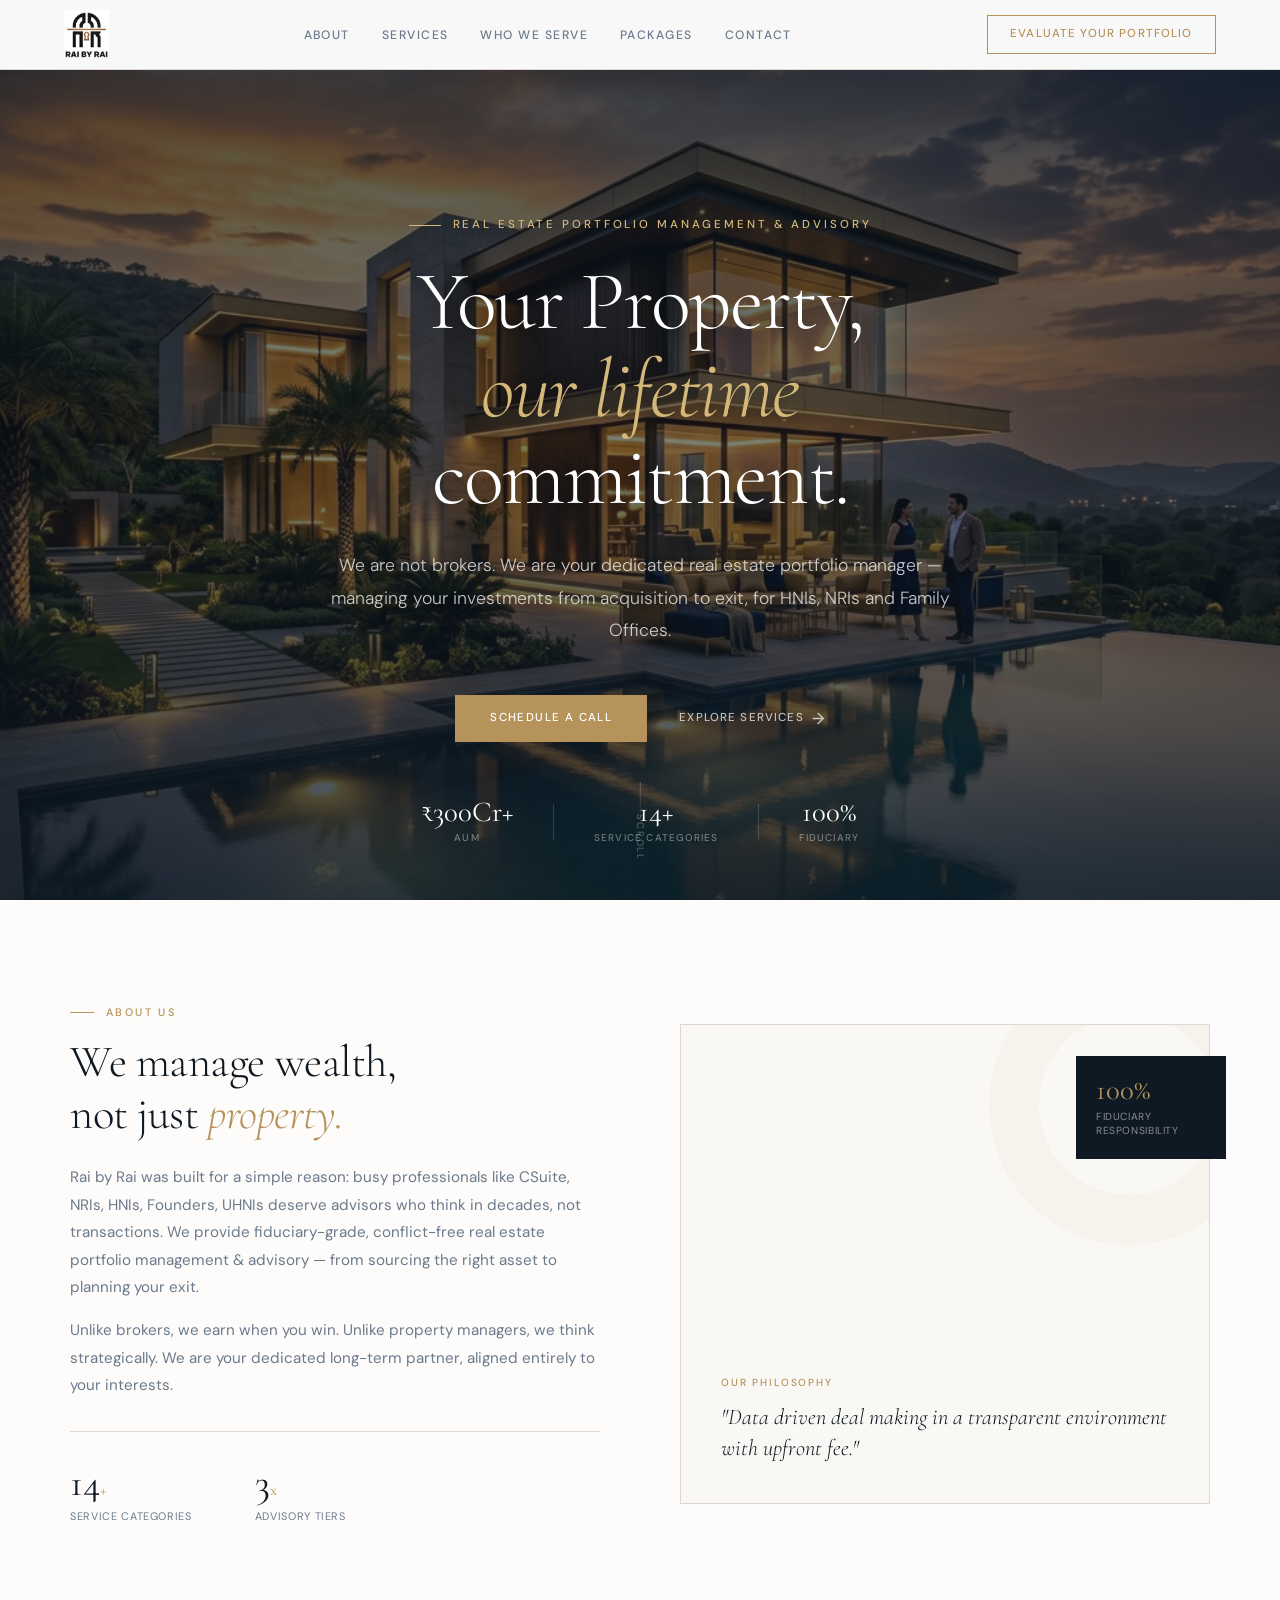
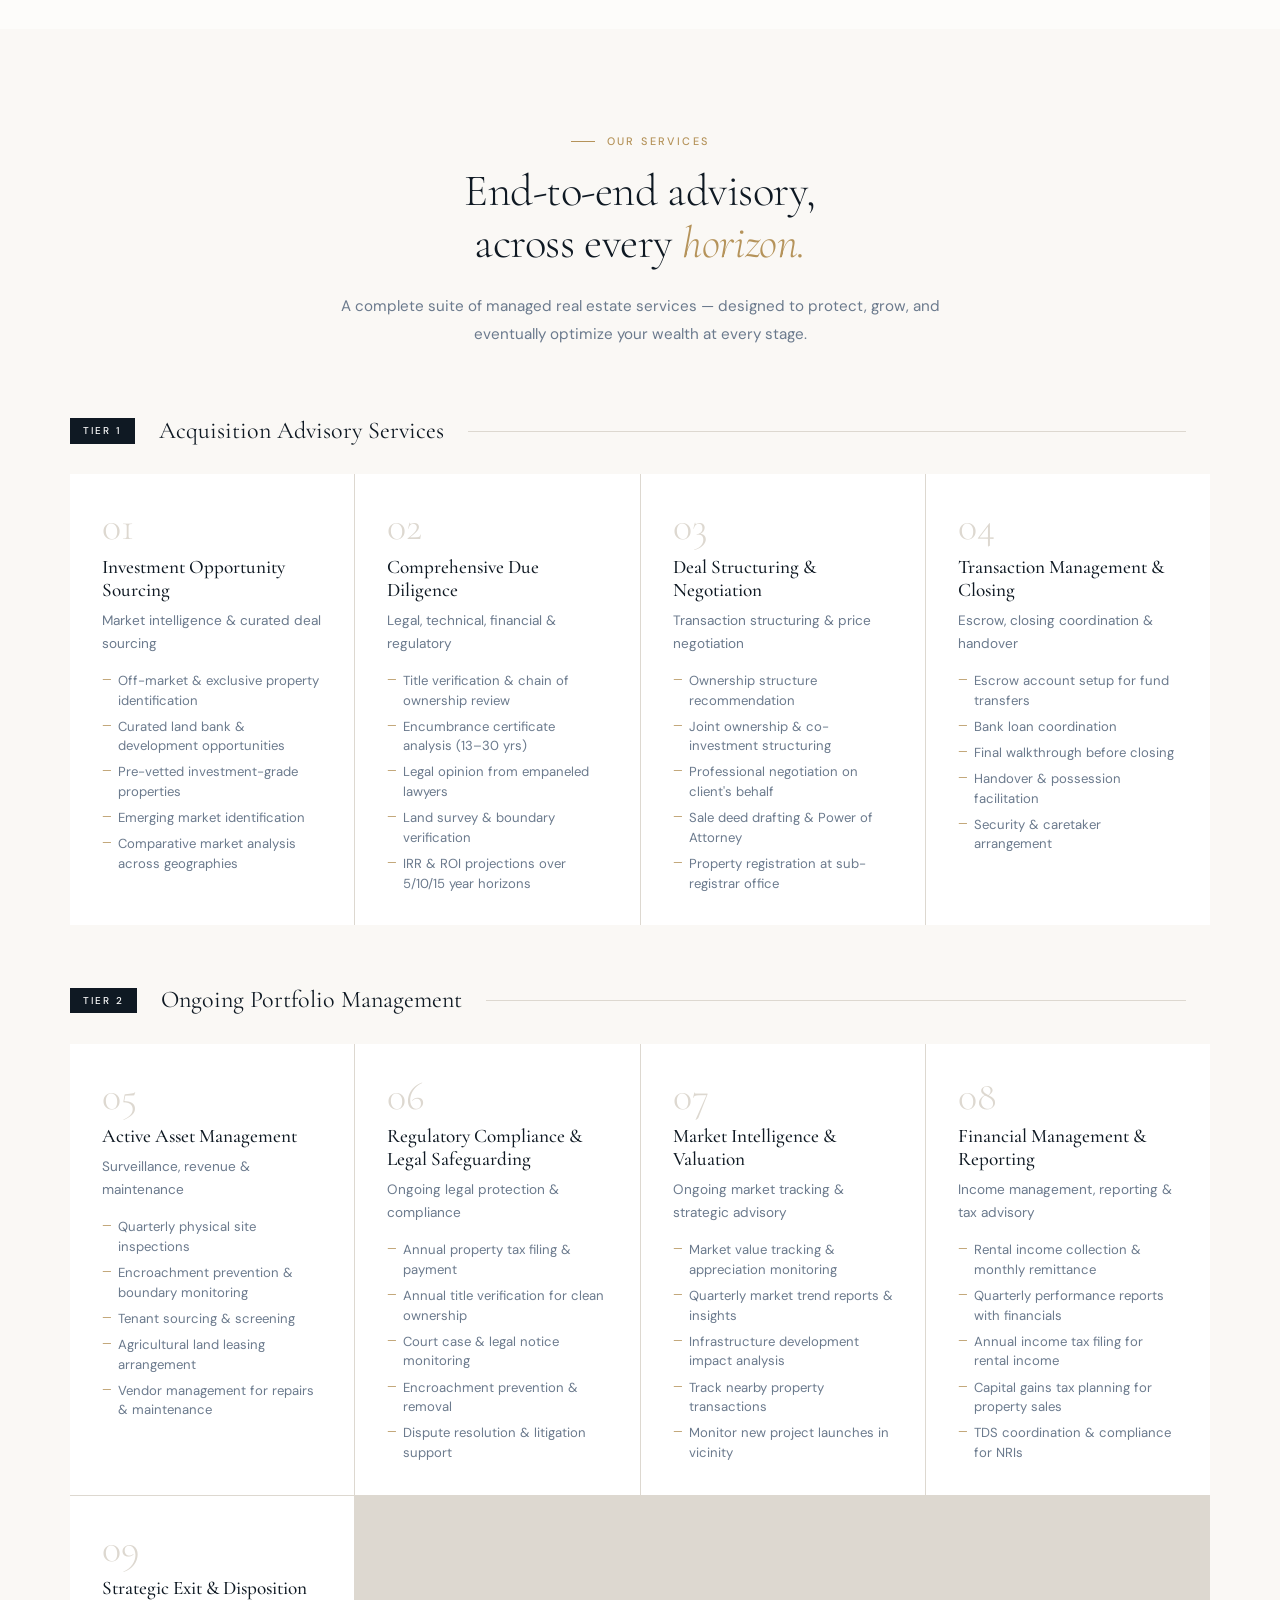
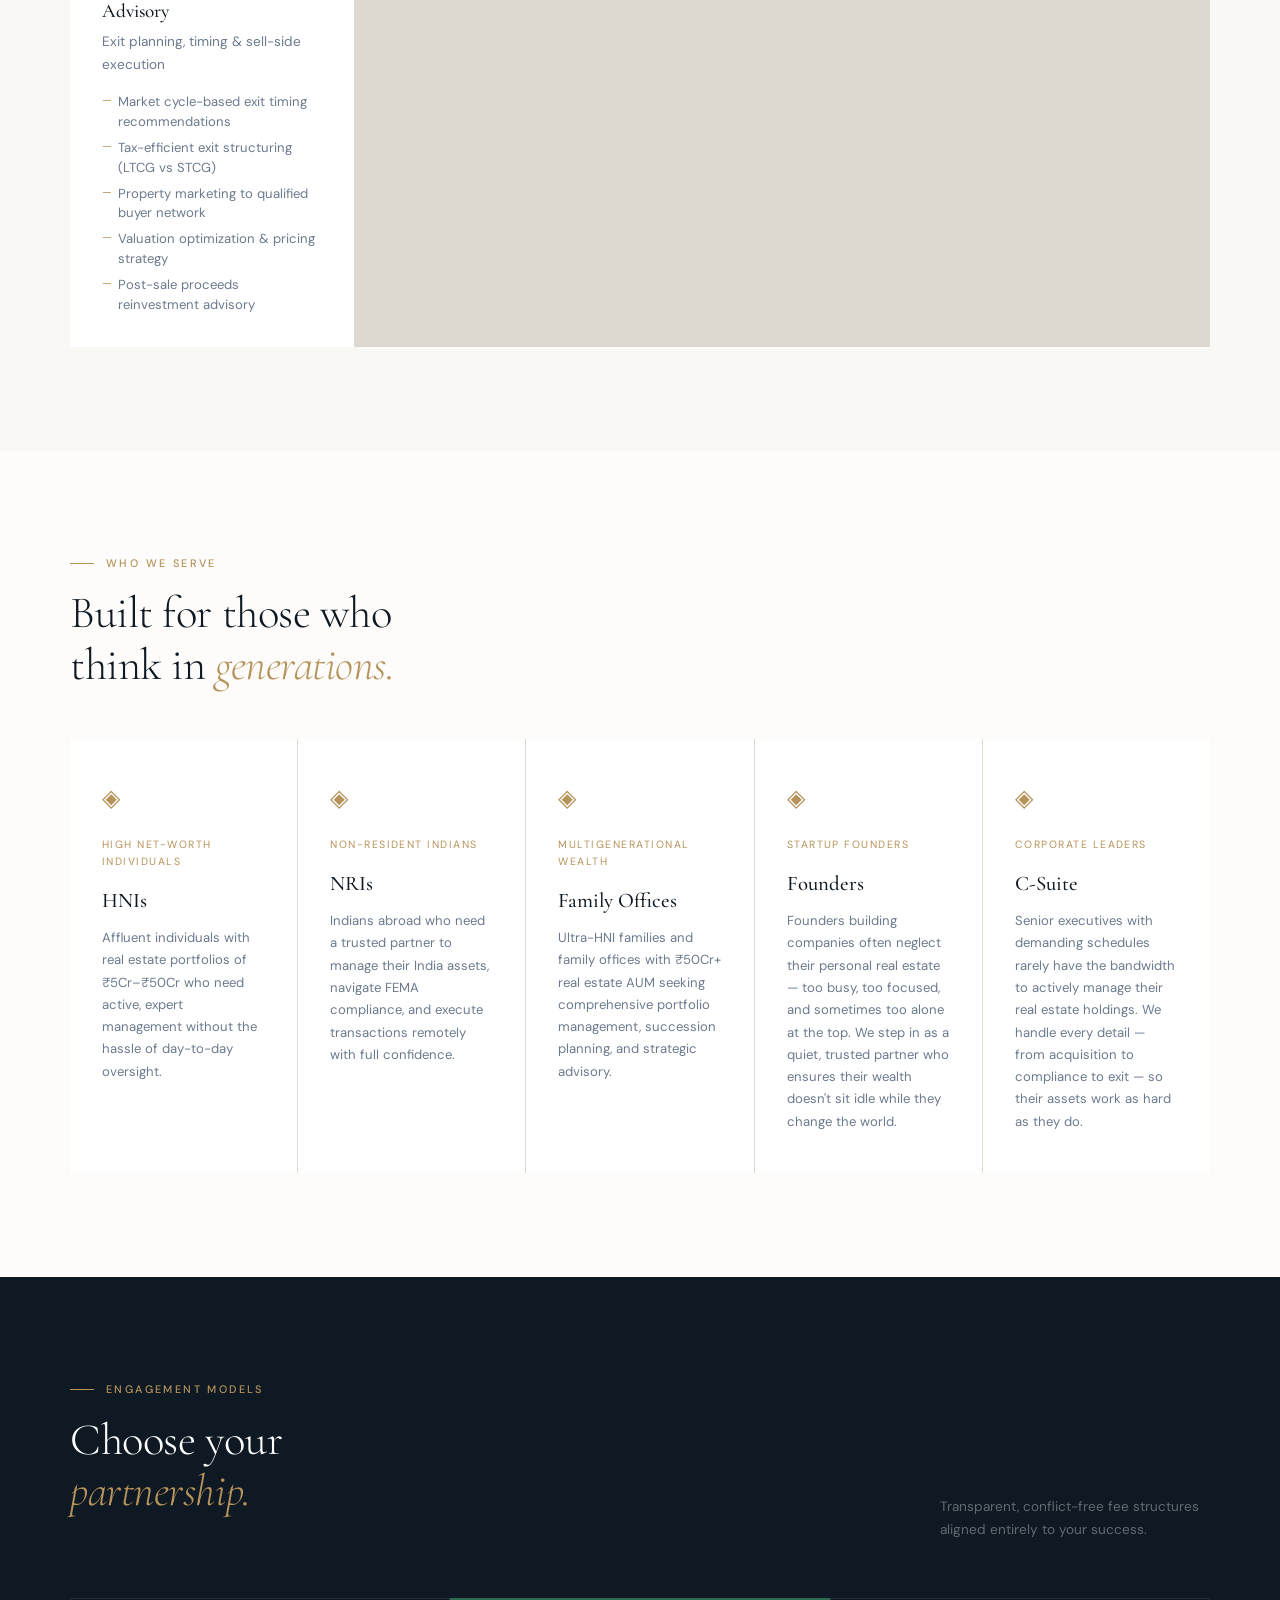
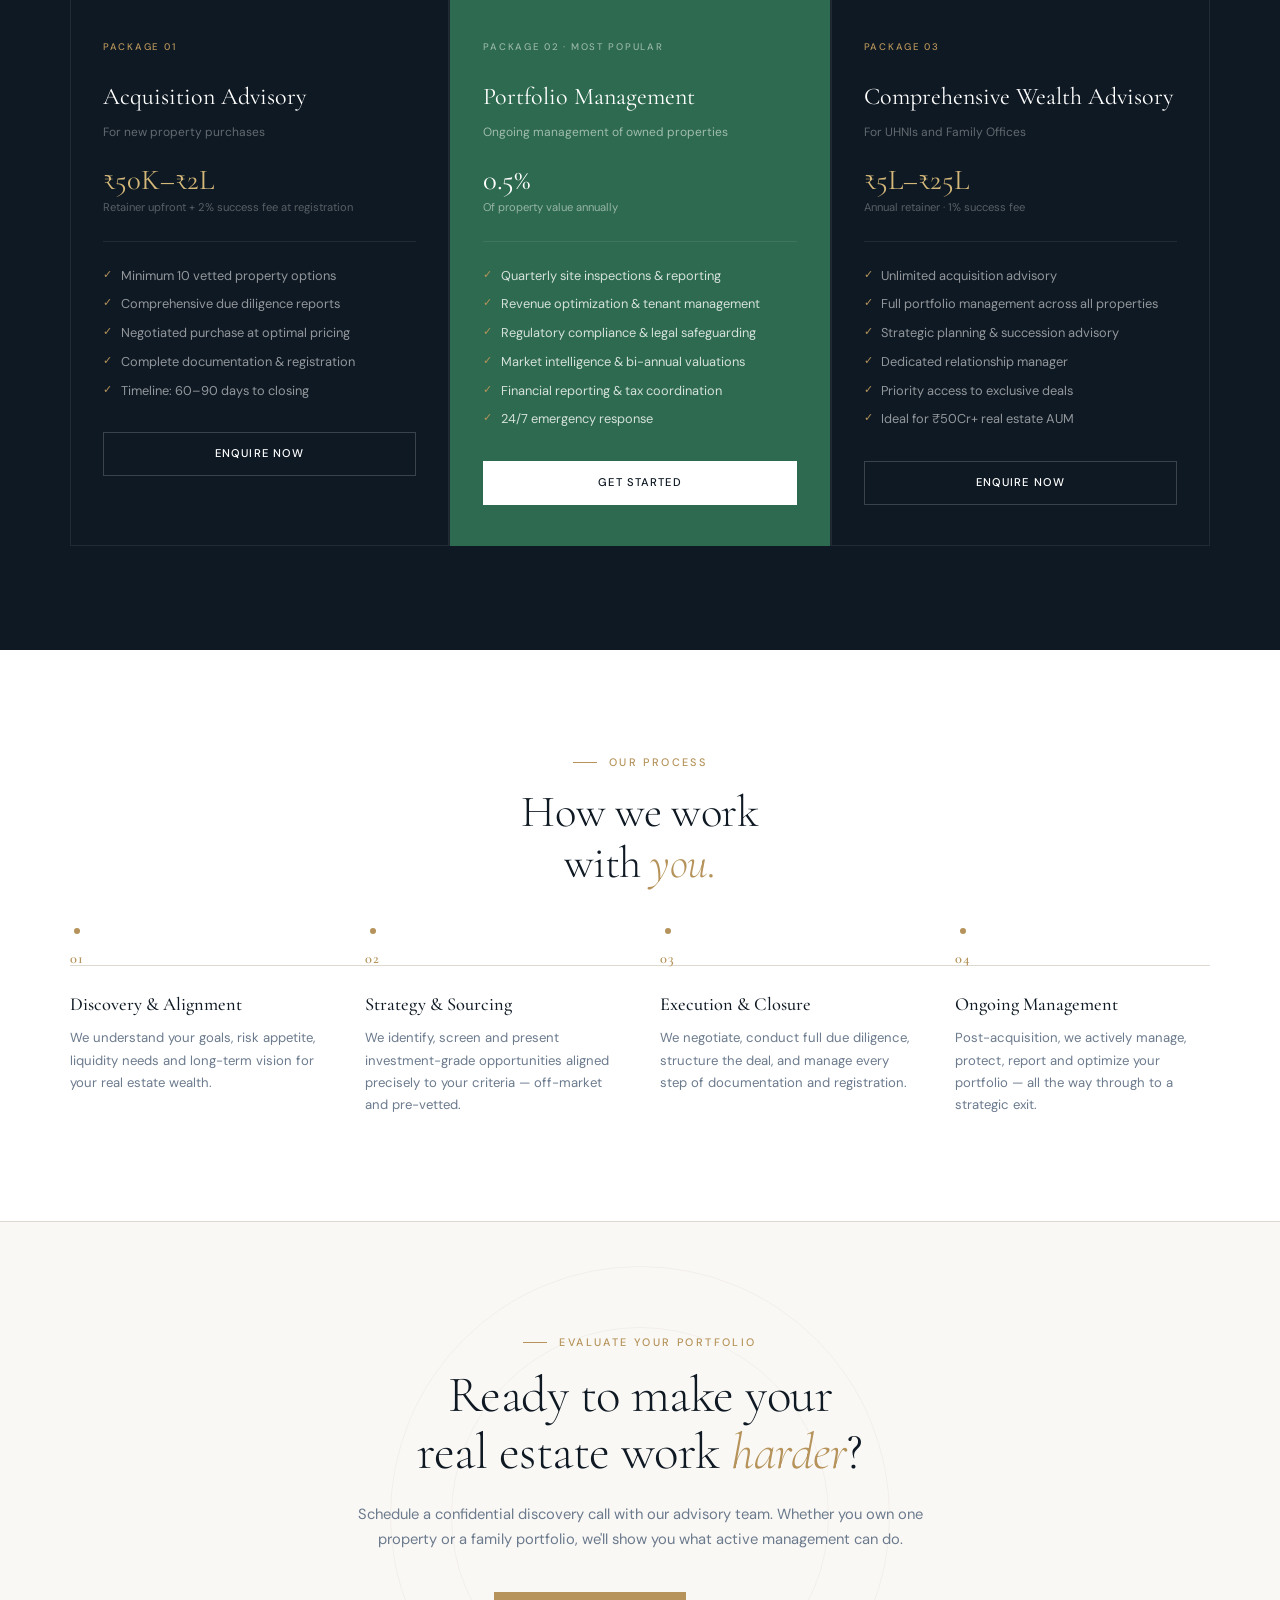
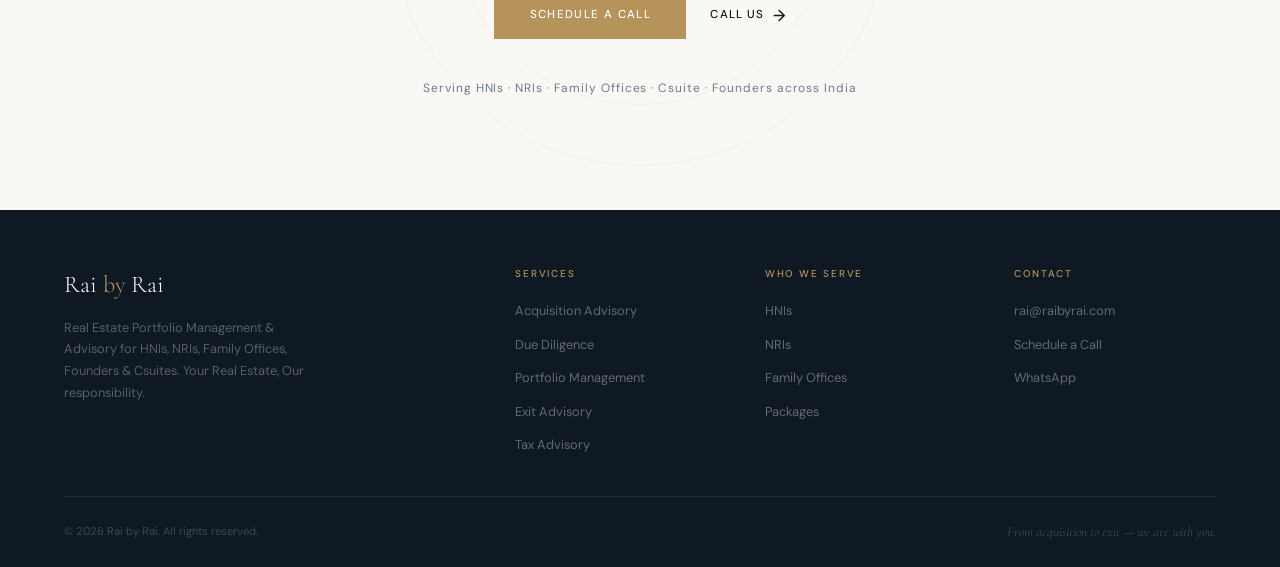
<file: index.html>
<!DOCTYPE html>
<html lang="en">
<head>
<meta charset="UTF-8">
<meta name="viewport" content="width=device-width, initial-scale=1.0">
<title>Rai by Rai | Real Estate Portfolio Management & Advisory</title>
<meta name="description" content="Rai by Rai provides conflict-free real estate portfolio management and advisory for HNIs, NRIs, family offices, founders and C-suite leaders across India.">
<meta name="theme-color" content="#faf9f6">
<meta property="og:title" content="Rai by Rai | Real Estate Portfolio Management & Advisory">
<meta property="og:description" content="Fiduciary-grade real estate advisory from acquisition and due diligence to portfolio management, compliance and strategic exit planning.">
<meta property="og:type" content="website">
<meta property="og:site_name" content="Rai by Rai">
<meta name="twitter:card" content="summary_large_image">
<meta name="twitter:title" content="Rai by Rai | Real Estate Portfolio Management & Advisory">
<meta name="twitter:description" content="Conflict-free real estate portfolio management and advisory for HNIs, NRIs, family offices, founders and C-suite leaders.">
<link rel="preconnect" href="https://fonts.googleapis.com">
<link rel="preconnect" href="https://fonts.gstatic.com" crossorigin>
<link href="https://fonts.googleapis.com/css2?family=Cormorant+Garamond:ital,wght@0,300;0,400;0,500;0,600;1,300;1,400&family=DM+Sans:wght@300;400;500&display=swap" rel="stylesheet">
<link rel="stylesheet" href="style.css">
</head>
<body>

<!-- NAV -->
<nav>
  <a href="#" class="nav-logo"><img src="[data-uri]" alt="Rai by Rai" style="height:48px;width:auto;object-fit:contain;display:block;"></a>
  <ul class="nav-links">
    <li><a href="#about">About</a></li>
    <li><a href="#services">Services</a></li>
    <li><a href="#clients">Who We Serve</a></li>
    <li><a href="#packages">Packages</a></li>
    <li><a href="#contact">Contact</a></li>
  </ul>
  <a href="#contact" class="nav-cta open-modal-btn" data-package="General Advisory">Evaluate your Portfolio</a>
  <button class="mobile-toggle" type="button" aria-label="Open navigation menu" aria-expanded="false" aria-controls="mobile-menu">
    <span class="mobile-toggle-lines" aria-hidden="true"><span></span><span></span></span>
  </button>
</nav>
<div class="mobile-menu" id="mobile-menu" aria-hidden="true">
  <a href="#about">About</a>
  <a href="#services">Services</a>
  <a href="#clients">Who We Serve</a>
  <a href="#packages">Packages</a>
  <a href="#contact" class="open-modal-btn" data-package="General Advisory">Evaluate your Portfolio</a>
</div>

<!-- HERO -->
<section class="hero">
  <!-- Background Video / Cinematic Slideshow -->
  <div class="hero-video-wrap">
    <div class="hero-slideshow">
      <div class="hero-slide active" style="background-image: url('assets/hero_bg_1.png');"></div>
      <div class="hero-slide" style="background-image: url('assets/hero_bg_2.png');"></div>
      <div class="hero-slide" style="background-image: url('assets/hero_bg_3.png');"></div>
    </div>
    <div class="hero-overlay"></div>
  </div>
  <!-- Hero Content -->
  <div class="hero-content">
    <p class="hero-eyebrow">Real Estate Portfolio Management & Advisory</p>
    <h1 class="hero-title">
      Your Property,<br>
      <em>our lifetime</em><br>
      commitment.
    </h1>
    <p class="hero-subtitle">
      We are not brokers. We are your dedicated real estate portfolio manager — managing your investments from acquisition to exit, for HNIs, NRIs and Family Offices.
    </p>
    <div class="hero-actions">
      <a href="#contact" class="btn-primary open-modal-btn" data-package="General Advisory">Schedule a Call</a>
      <a href="#services" class="btn-ghost">Explore Services</a>
    </div>
    <div class="hero-trust">
      <div class="hero-trust-item">
        <span class="hero-trust-num">₹300Cr+</span>
        <span class="hero-trust-label">AUM</span>
      </div>
      <div class="hero-trust-divider"></div>
      <div class="hero-trust-item">
        <span class="hero-trust-num">14+</span>
        <span class="hero-trust-label">Service Categories</span>
      </div>
      <div class="hero-trust-divider"></div>
      <div class="hero-trust-item">
        <span class="hero-trust-num">100%</span>
        <span class="hero-trust-label">Fiduciary</span>
      </div>
    </div>
  </div>
  <a href="#about" class="hero-scroll" aria-label="Scroll down to About section">
    <div class="scroll-line"></div>
    <span>Scroll</span>
  </a>

  <!-- MARQUEE -->
  <div class="marquee-bar" aria-hidden="true">
    <div class="marquee-track">
      <span class="marquee-item">Acquisition Advisory</span><span class="marquee-dot">◆</span>
      <span class="marquee-item">Due Diligence</span><span class="marquee-dot">◆</span>
      <span class="marquee-item">Portfolio Management</span><span class="marquee-dot">◆</span>
      <span class="marquee-item">NRI Services</span><span class="marquee-dot">◆</span>
      <span class="marquee-item">Exit Strategy</span><span class="marquee-dot">◆</span>
      <span class="marquee-item">Tax Advisory</span><span class="marquee-dot">◆</span>
      <span class="marquee-item">Wealth Structuring</span><span class="marquee-dot">◆</span>
      <span class="marquee-item">Succession Planning</span><span class="marquee-dot">◆</span>
      <span class="marquee-item">Acquisition Advisory</span><span class="marquee-dot">◆</span>
      <span class="marquee-item">Due Diligence</span><span class="marquee-dot">◆</span>
      <span class="marquee-item">Portfolio Management</span><span class="marquee-dot">◆</span>
      <span class="marquee-item">NRI Services</span><span class="marquee-dot">◆</span>
      <span class="marquee-item">Exit Strategy</span><span class="marquee-dot">◆</span>
      <span class="marquee-item">Tax Advisory</span><span class="marquee-dot">◆</span>
      <span class="marquee-item">Wealth Structuring</span><span class="marquee-dot">◆</span>
      <span class="marquee-item">Succession Planning</span><span class="marquee-dot">◆</span>
    </div>
  </div>
</section>

<!-- ABOUT -->
<section class="section" id="about">
  <div class="about">
    <div class="fade-up">
      <p class="section-label">About Us</p>
      <h2 class="section-heading">We manage wealth,<br>not just <em>property.</em></h2>
      <p class="body-text">
        Rai by Rai was built for a simple reason: busy professionals like CSuite, NRIs, HNIs, Founders, UHNIs deserve advisors who think in decades, not transactions. We provide fiduciary-grade, conflict-free real estate portfolio management & advisory — from sourcing the right asset to planning your exit.
      </p>
      <p class="body-text">
        Unlike brokers, we earn when you win. Unlike property managers, we think strategically. We are your dedicated long-term partner, aligned entirely to your interests.
      </p>
      <div class="stats-grid">
        <div class="stat-item">
          <div class="stat-value">14<span class="stat-unit">+</span></div>
          <div class="stat-desc">Service Categories</div>
        </div>
        <div class="stat-item">
          <div class="stat-value">3<span class="stat-unit">x</span></div>
          <div class="stat-desc">Advisory Tiers</div>
        </div>
      </div>
    </div>
    <div class="about-visual fade-up">
      <div class="about-card-main">
        <div class="about-card-bg"></div>
        <div class="about-card-lines"></div>
        <p class="about-card-tag">Our Philosophy</p>
        <p class="about-card-quote">"Data driven deal making in a transparent environment with upfront fee."</p>
      </div>
      <div class="about-card-float">
        <div class="about-card-float-num">100%</div>
        <div class="about-card-float-text">Fiduciary<br>Responsibility</div>
      </div>
    </div>
  </div>
</section>

<!-- SERVICES -->
<section class="section services-section" id="services">
  <div class="services-header fade-up">
    <p class="section-label" style="justify-content:center">Our Services</p>
    <h2 class="section-heading">End-to-end advisory,<br>across every <em>horizon.</em></h2>
    <p class="body-text">A complete suite of managed real estate services — designed to protect, grow, and eventually optimize your wealth at every stage.</p>
  </div>

  <div class="tiers">

    <!-- TIER 1 -->
    <div class="tier-block fade-up">
      <div class="tier-label">
        <span class="tier-tag">Tier 1</span>
        <span class="tier-name">Acquisition Advisory Services</span>
        <span class="tier-divider"></span>
        <span class="tier-model"></span>
      </div>
      <div class="services-grid">
        <div class="service-card">
          <div class="service-number">01</div>
          <div class="service-title">Investment Opportunity Sourcing</div>
          <div class="service-sub">Market intelligence & curated deal sourcing</div>
          <ul class="service-bullets">
            <li>Off-market & exclusive property identification</li>
            <li>Curated land bank & development opportunities</li>
            <li>Pre-vetted investment-grade properties</li>
            <li>Emerging market identification</li>
            <li>Comparative market analysis across geographies</li>
          </ul>
        </div>
        <div class="service-card">
          <div class="service-number">02</div>
          <div class="service-title">Comprehensive Due Diligence</div>
          <div class="service-sub">Legal, technical, financial & regulatory</div>
          <ul class="service-bullets">
            <li>Title verification & chain of ownership review</li>
            <li>Encumbrance certificate analysis (13–30 yrs)</li>
            <li>Legal opinion from empaneled lawyers</li>
            <li>Land survey & boundary verification</li>
            <li>IRR & ROI projections over 5/10/15 year horizons</li>
          </ul>
        </div>
        <div class="service-card">
          <div class="service-number">03</div>
          <div class="service-title">Deal Structuring & Negotiation</div>
          <div class="service-sub">Transaction structuring & price negotiation</div>
          <ul class="service-bullets">
            <li>Ownership structure recommendation</li>
            <li>Joint ownership & co-investment structuring</li>
            <li>Professional negotiation on client's behalf</li>
            <li>Sale deed drafting & Power of Attorney</li>
            <li>Property registration at sub-registrar office</li>
          </ul>
        </div>
        <div class="service-card">
          <div class="service-number">04</div>
          <div class="service-title">Transaction Management & Closing</div>
          <div class="service-sub">Escrow, closing coordination & handover</div>
          <ul class="service-bullets">
            <li>Escrow account setup for fund transfers</li>
            <li>Bank loan coordination</li>
            <li>Final walkthrough before closing</li>
            <li>Handover & possession facilitation</li>
            <li>Security & caretaker arrangement</li>
          </ul>
        </div>
      </div>
    </div>

    <!-- TIER 2 -->
    <div class="tier-block fade-up">
      <div class="tier-label">
        <span class="tier-tag">Tier 2</span>
        <span class="tier-name">Ongoing Portfolio Management</span>
        <span class="tier-divider"></span>
        <span class="tier-model"></span>
      </div>
      <div class="services-grid">
        <div class="service-card">
          <div class="service-number">05</div>
          <div class="service-title">Active Asset Management</div>
          <div class="service-sub">Surveillance, revenue & maintenance</div>
          <ul class="service-bullets">
            <li>Quarterly physical site inspections</li>
            <li>Encroachment prevention & boundary monitoring</li>
            <li>Tenant sourcing & screening</li>
            <li>Agricultural land leasing arrangement</li>
            <li>Vendor management for repairs & maintenance</li>
          </ul>
        </div>
        <div class="service-card">
          <div class="service-number">06</div>
          <div class="service-title">Regulatory Compliance & Legal Safeguarding</div>
          <div class="service-sub">Ongoing legal protection & compliance</div>
          <ul class="service-bullets">
            <li>Annual property tax filing & payment</li>
            <li>Annual title verification for clean ownership</li>
            <li>Court case & legal notice monitoring</li>
            <li>Encroachment prevention & removal</li>
            <li>Dispute resolution & litigation support</li>
          </ul>
        </div>
        <div class="service-card">
          <div class="service-number">07</div>
          <div class="service-title">Market Intelligence & Valuation</div>
          <div class="service-sub">Ongoing market tracking & strategic advisory</div>
          <ul class="service-bullets">
            <li>Market value tracking & appreciation monitoring</li>
            <li>Quarterly market trend reports & insights</li>
            <li>Infrastructure development impact analysis</li>
            <li>Track nearby property transactions</li>
            <li>Monitor new project launches in vicinity</li>
          </ul>
        </div>
        <div class="service-card">
          <div class="service-number">08</div>
          <div class="service-title">Financial Management & Reporting</div>
          <div class="service-sub">Income management, reporting & tax advisory</div>
          <ul class="service-bullets">
            <li>Rental income collection & monthly remittance</li>
            <li>Quarterly performance reports with financials</li>
            <li>Annual income tax filing for rental income</li>
            <li>Capital gains tax planning for property sales</li>
            <li>TDS coordination & compliance for NRIs</li>
          </ul>
        </div>
        <div class="service-card">
          <div class="service-number">09</div>
          <div class="service-title">Strategic Exit & Disposition Advisory</div>
          <div class="service-sub">Exit planning, timing & sell-side execution</div>
          <ul class="service-bullets">
            <li>Market cycle-based exit timing recommendations</li>
            <li>Tax-efficient exit structuring (LTCG vs STCG)</li>
            <li>Property marketing to qualified buyer network</li>
            <li>Valuation optimization & pricing strategy</li>
            <li>Post-sale proceeds reinvestment advisory</li>
          </ul>
        </div>
      </div>
    </div>

  </div>
</section>

<!-- WHO WE SERVE -->
<section class="section" id="clients">
  <div class="clients-section">
    <div class="fade-up">
      <p class="section-label">Who We Serve</p>
      <h2 class="section-heading">Built for those who<br>think in <em>generations.</em></h2>
    </div>
    <div class="clients-grid fade-up">
      <div class="client-card">
        <div class="client-icon">◈</div>
        <p class="client-gold">High Net-Worth Individuals</p>
        <h3 class="client-title">HNIs</h3>
        <p class="client-desc">Affluent individuals with real estate portfolios of ₹5Cr–₹50Cr who need active, expert management without the hassle of day-to-day oversight.</p>
      </div>
      <div class="client-card">
        <div class="client-icon">◈</div>
        <p class="client-gold">Non-Resident Indians</p>
        <h3 class="client-title">NRIs</h3>
        <p class="client-desc">Indians abroad who need a trusted partner to manage their India assets, navigate FEMA compliance, and execute transactions remotely with full confidence.</p>
      </div>
      <div class="client-card">
        <div class="client-icon">◈</div>
        <p class="client-gold">Multigenerational Wealth</p>
        <h3 class="client-title">Family Offices</h3>
        <p class="client-desc">Ultra-HNI families and family offices with ₹50Cr+ real estate AUM seeking comprehensive portfolio management, succession planning, and strategic advisory.</p>
      </div>
      <div class="client-card">
        <div class="client-icon">◈</div>
        <p class="client-gold">Startup Founders</p>
        <h3 class="client-title">Founders</h3>
        <p class="client-desc">Founders building companies often neglect their personal real estate — too busy, too focused, and sometimes too alone at the top. We step in as a quiet, trusted partner who ensures their wealth doesn't sit idle while they change the world.</p>
      </div>
      <div class="client-card">
        <div class="client-icon">◈</div>
        <p class="client-gold">Corporate Leaders</p>
        <h3 class="client-title">C-Suite</h3>
        <p class="client-desc">Senior executives with demanding schedules rarely have the bandwidth to actively manage their real estate holdings. We handle every detail — from acquisition to compliance to exit — so their assets work as hard as they do.</p>
      </div>
    </div>
  </div>
</section>

<!-- PACKAGES -->
<section class="section packages-section" id="packages">
  <div class="packages-header fade-up">
    <div>
      <p class="section-label">Engagement Models</p>
      <h2 class="section-heading">Choose your<br><em>partnership.</em></h2>
    </div>
    <p style="font-size:0.85rem;color:rgba(255,255,255,0.35);max-width:30ch;line-height:1.7;">Transparent, conflict-free fee structures aligned entirely to your success.</p>
  </div>
  <div class="packages-grid fade-up">
    <div class="package-card">
      <p class="package-tag">Package 01</p>
      <h3 class="package-name">Acquisition Advisory</h3>
      <p class="package-ideal">For new property purchases</p>
      <div class="package-price">₹50K–₹2L</div>
      <p class="package-price-note">Retainer upfront + 2% success fee at registration</p>
      <ul class="package-features">
        <li>Minimum 10 vetted property options</li>
        <li>Comprehensive due diligence reports</li>
        <li>Negotiated purchase at optimal pricing</li>
        <li>Complete documentation & registration</li>
        <li>Timeline: 60–90 days to closing</li>
      </ul>
      <a href="#contact" class="package-btn open-modal-btn" data-package="Acquisition Advisory">Enquire Now</a>
    </div>
    <div class="package-card featured">
      <p class="package-tag">Package 02 · Most Popular</p>
      <h3 class="package-name">Portfolio Management</h3>
      <p class="package-ideal">Ongoing management of owned properties</p>
      <div class="package-price">0.5%</div>
      <p class="package-price-note" style="color:rgba(255,255,255,0.5);">Of property value annually</p>
      <ul class="package-features">
        <li>Quarterly site inspections & reporting</li>
        <li>Revenue optimization & tenant management</li>
        <li>Regulatory compliance & legal safeguarding</li>
        <li>Market intelligence & bi-annual valuations</li>
        <li>Financial reporting & tax coordination</li>
        <li>24/7 emergency response</li>
      </ul>
      <a href="#contact" class="package-btn open-modal-btn" data-package="Portfolio Management">Get Started</a>
    </div>
    <div class="package-card">
      <p class="package-tag">Package 03</p>
      <h3 class="package-name">Comprehensive Wealth Advisory</h3>
      <p class="package-ideal">For UHNIs and Family Offices</p>
      <div class="package-price">₹5L–₹25L</div>
      <p class="package-price-note">Annual retainer · 1% success fee</p>
      <ul class="package-features">
        <li>Unlimited acquisition advisory</li>
        <li>Full portfolio management across all properties</li>
        <li>Strategic planning & succession advisory</li>
        <li>Dedicated relationship manager</li>
        <li>Priority access to exclusive deals</li>
        <li>Ideal for ₹50Cr+ real estate AUM</li>
      </ul>
      <a href="#contact" class="package-btn open-modal-btn" data-package="Comprehensive Wealth Advisory">Enquire Now</a>
    </div>
  </div>
</section>

<!-- PROCESS -->
<section class="section process-section">
  <div class="process-inner">
    <div class="fade-up" style="text-align:center;max-width:600px;margin:0 auto">
      <p class="section-label" style="justify-content:center">Our Process</p>
      <h2 class="section-heading">How we work<br>with <em>you.</em></h2>
    </div>
    <div class="process-steps fade-up">
      <div class="process-step">
        <div class="step-num">01</div>
        <h4 class="step-title">Discovery & Alignment</h4>
        <p class="step-desc">We understand your goals, risk appetite, liquidity needs and long-term vision for your real estate wealth.</p>
      </div>
      <div class="process-step">
        <div class="step-num">02</div>
        <h4 class="step-title">Strategy & Sourcing</h4>
        <p class="step-desc">We identify, screen and present investment-grade opportunities aligned precisely to your criteria — off-market and pre-vetted.</p>
      </div>
      <div class="process-step">
        <div class="step-num">03</div>
        <h4 class="step-title">Execution & Closure</h4>
        <p class="step-desc">We negotiate, conduct full due diligence, structure the deal, and manage every step of documentation and registration.</p>
      </div>
      <div class="process-step">
        <div class="step-num">04</div>
        <h4 class="step-title">Ongoing Management</h4>
        <p class="step-desc">Post-acquisition, we actively manage, protect, report and optimize your portfolio — all the way through to a strategic exit.</p>
      </div>
    </div>
  </div>
</section>

<!-- CTA -->
<section class="cta-section" id="contact">
  <div class="cta-bg-circle"></div>
  <div class="cta-inner fade-up">
    <p class="section-label" style="justify-content:center">Evaluate your Portfolio</p>
    <h2 class="cta-heading">Ready to make your<br>real estate work <em>harder</em>?</h2>
    <p class="cta-sub">Schedule a confidential discovery call with our advisory team. Whether you own one property or a family portfolio, we'll show you what active management can do.</p>
    <div class="cta-actions">
      <a href="#contact" class="btn-primary open-modal-btn" data-package="General Advisory">Schedule a Call</a>
      <a href="tel:+919599407988" class="btn-ghost" style="color:var(--ink)">Call Us</a>
    </div>
    <p style="margin-top:2.5rem;font-size:0.75rem;color:var(--muted);letter-spacing:0.08em;">
      Serving HNIs · NRIs · Family Offices · Csuite · Founders across India
    </p>
  </div>
</section>

<!-- FOOTER -->
<footer>
  <div class="footer-top">
    <div>
      <div class="footer-brand-name">Rai <span>by</span> Rai</div>
      <p class="footer-brand-desc">Real Estate Portfolio Management & Advisory for HNIs, NRIs, Family Offices, Founders & Csuites. Your Real Estate, Our responsibility.</p>

    </div>
    <div>
      <p class="footer-col-title">Services</p>
      <ul class="footer-links">
        <li><a href="#services">Acquisition Advisory</a></li>
        <li><a href="#services">Due Diligence</a></li>
        <li><a href="#services">Portfolio Management</a></li>
        <li><a href="#services">Exit Advisory</a></li>
        <li><a href="#services">Tax Advisory</a></li>
      </ul>
    </div>
    <div>
      <p class="footer-col-title">Who We Serve</p>
      <ul class="footer-links">
        <li><a href="#clients">HNIs</a></li>
        <li><a href="#clients">NRIs</a></li>
        <li><a href="#clients">Family Offices</a></li>
        <li><a href="#packages">Packages</a></li>
      </ul>
    </div>
    <div>
      <p class="footer-col-title">Contact</p>
      <ul class="footer-links">
        <li><a href="mailto:rai@raibyrai.com">rai@raibyrai.com</a></li>
        <li><a href="#contact" class="open-modal-btn" data-package="General Advisory">Schedule a Call</a></li>
        <li><a href="https://wa.me/919599407988" target="_blank" rel="noopener noreferrer">WhatsApp</a></li>
      </ul>
    </div>
  </div>
  <div class="footer-bottom">
    <p class="footer-copy">© <span id="copyright-year">2026</span> Rai by Rai. All rights reserved.</p>
    <p class="footer-tagline">From acquisition to exit — we are with you.</p>
  </div>
</footer>

<!-- INQUIRY MODAL -->
<div class="modal-overlay" id="inquiry-modal" aria-hidden="true">
  <div class="modal-container">
    <button class="modal-close" id="close-modal-btn" aria-label="Close modal">&times;</button>
    <h3 class="modal-title">Evaluate your Portfolio</h3>
    <p class="modal-subtitle">Leave your details and our advisory team will connect with you shortly.</p>
    
    <form id="inquiry-form" method="POST" action="submit_inquiry.php">
      <div class="form-row">
        <div class="form-group">
          <label for="form-name">Name</label>
          <input type="text" id="form-name" name="name" class="form-control" placeholder="Your full name" required>
        </div>
        <div class="form-group">
          <label for="form-phone">Phone Number</label>
          <input type="tel" id="form-phone" name="phone" class="form-control" placeholder="With country code" required>
        </div>
      </div>
      
      <div class="form-row">
        <div class="form-group">
          <label for="form-email">Email Address</label>
          <input type="email" id="form-email" name="email" class="form-control" placeholder="Your email address" required>
        </div>
        <div class="form-group">
          <label for="form-location">Your Location</label>
          <input type="text" id="form-location" name="location" class="form-control" placeholder="City / Country" required>
        </div>
      </div>
      
      <div class="form-row">
        <div class="form-group">
          <label for="form-package">Interested Package</label>
          <select id="form-package" name="package" class="form-control" required>
            <option value="General Advisory">General Advisory & Audit</option>
            <option value="Acquisition Advisory">Package 01: Acquisition Advisory</option>
            <option value="Portfolio Management">Package 02: Portfolio Management</option>
            <option value="Comprehensive Wealth Advisory">Package 03: Comprehensive Wealth Advisory</option>
          </select>
        </div>
        <div class="form-group">
          <label for="form-budget">Investment Scale / Budget</label>
          <select id="form-budget" name="budget" class="form-control" required>
            <option value="Under ₹5Cr">Under ₹5 Crore</option>
            <option value="₹5Cr - ₹10Cr">₹5 Crore - ₹10 Crore</option>
            <option value="₹10Cr - ₹50Cr">₹10 Crore - ₹50 Crore</option>
            <option value="₹50Cr+">₹50 Crore+</option>
          </select>
        </div>
      </div>
      
      <div class="form-group">
        <label for="form-message">Brief Description of Portfolio / Requirements</label>
        <textarea id="form-message" name="message" class="form-control" rows="4" placeholder="How can our fiduciary advisory team assist you?"></textarea>
      </div>
      
      <button type="submit" class="submit-btn" id="submit-inquiry-btn">Submit Request</button>
      <div class="form-status" id="form-status-msg"></div>
    </form>
  <!-- Back to Top Button -->
  <button id="back-to-top" class="back-to-top-btn" aria-label="Back to Top">
    <svg viewBox="0 0 24 24" width="24" height="24">
      <path d="M7.41 15.41L12 10.83l4.59 4.58L18 14l-6-6-6 6z" fill="currentColor"></path>
    </svg>
  </button>

  <script src="script.js" defer></script>
</body>
</html>
</file>
<file: style.css>
/* ═══════════════════════════════════════════════════════════════════
   Rai by Rai — Corporate Design System
   Clean · Minimal · Consistent · Enterprise-grade
   ═══════════════════════════════════════════════════════════════════ */

/* ─── DESIGN TOKENS ─── */
:root {
  /* Core palette — warm professional navy + ivory */
  --ink: #0f1923;
  --ink-light: #1c2a38;
  --ink-mid: #2a3b4d;
  --slate: #4a5568;
  --muted: #6b7a8d;
  --subtle: #94a3b8;
  --border: #ddd8d0;
  --border-light: #eae6e0;
  --surface: #faf8f5;
  --warm-white: #fdfcfa;
  --white: #ffffff;

  /* Accent — burnished gold */
  --gold: #b5935a;
  --gold-hover: #9a7d4a;
  --gold-light: #d4b87a;
  --gold-bg: rgba(181, 147, 90, 0.06);

  /* Functional */
  --green: #2d6a4f;
  --green-bg: rgba(45, 106, 79, 0.06);

  /* Typography */
  --font-display: 'Cormorant Garamond', Georgia, serif;
  --font-body: 'DM Sans', -apple-system, BlinkMacSystemFont, 'Segoe UI', sans-serif;

  /* Spacing */
  --section-pad: 6.5rem 4rem;
  --container: 1140px;
  --radius: 2px;
}

/* ─── RESET ─── */
*, *::before, *::after { box-sizing: border-box; margin: 0; padding: 0; }
html { scroll-behavior: smooth; }

body {
  font-family: var(--font-body);
  background: var(--warm-white);
  color: var(--ink);
  overflow-x: hidden;
  font-weight: 400;
  font-size: 15px;
  line-height: 1.6;
  -webkit-font-smoothing: antialiased;
  -moz-osx-font-smoothing: grayscale;
}

body.menu-open { overflow: hidden; }

:focus-visible {
  outline: 2px solid var(--gold);
  outline-offset: 3px;
}

#about,
#services,
#clients,
#packages,
#contact {
  scroll-margin-top: 80px;
}


/* ═══════════════════════════════════════════════════════════════════
   NAVIGATION
   ═══════════════════════════════════════════════════════════════════ */
nav {
  position: fixed;
  top: 0; left: 0; right: 0;
  z-index: 100;
  display: flex;
  justify-content: space-between;
  align-items: center;
  padding: 0.65rem 4rem;
  background: rgba(255, 255, 255, 0.97);
  backdrop-filter: blur(10px);
  border-bottom: 1px solid var(--border);
  transition: padding 0.3s ease, box-shadow 0.3s ease;
}

.nav-logo {
  display: flex;
  align-items: center;
  text-decoration: none;
}
.nav-logo img {
  height: 30px;
}
.nav-logo span { color: var(--gold); }

.nav-links {
  display: flex;
  gap: 2rem;
  list-style: none;
}
.nav-links a {
  font-size: 0.76rem;
  letter-spacing: 0.12em;
  text-transform: uppercase;
  color: var(--muted);
  text-decoration: none;
  font-weight: 500;
  transition: color 0.2s;
  padding: 0.4rem 0;
}
.nav-links a:hover { color: var(--ink); }

.nav-cta {
  font-size: 0.72rem;
  letter-spacing: 0.1em;
  text-transform: uppercase;
  color: var(--gold);
  text-decoration: none;
  font-weight: 500;
  padding: 0.6rem 1.4rem;
  border: 1px solid var(--gold);
  transition: background 0.25s, color 0.25s;
}
.nav-cta:hover {
  background: var(--gold);
  color: var(--white);
}

.mobile-toggle {
  display: none;
  width: 44px;
  height: 44px;
  border: 1px solid var(--border);
  background: var(--white);
  color: var(--ink);
  align-items: center;
  justify-content: center;
  cursor: pointer;
}
.mobile-toggle-lines {
  width: 18px;
  height: 12px;
  display: flex;
  flex-direction: column;
  justify-content: space-between;
}
.mobile-toggle-lines span {
  display: block;
  height: 1px;
  background: currentColor;
  transition: transform 0.25s ease, opacity 0.25s ease;
}
.mobile-toggle[aria-expanded="true"] .mobile-toggle-lines span:first-child {
  transform: translateY(5.5px) rotate(45deg);
}
.mobile-toggle[aria-expanded="true"] .mobile-toggle-lines span:last-child {
  transform: translateY(-5.5px) rotate(-45deg);
}
.mobile-menu {
  display: none;
}


/* ═══════════════════════════════════════════════════════════════════
   HERO — Full-width cinematic video background
   ═══════════════════════════════════════════════════════════════════ */
.hero {
  position: relative;
  height: 100vh;
  display: flex;
  flex-direction: column;
  justify-content: space-between;
  align-items: center;
  overflow: hidden;
  background: var(--ink);
  padding-top: 5.5rem;
}

/* Video background & Slideshow simulation */
.hero-video-wrap {
  position: absolute;
  inset: 0;
  z-index: 1;
  overflow: hidden;
}
.hero-slideshow {
  position: absolute;
  inset: 0;
  width: 100%;
  height: 100%;
  overflow: hidden;
}
.hero-slide {
  position: absolute;
  inset: 0;
  width: 100%;
  height: 100%;
  background-size: cover;
  background-position: center;
  opacity: 0;
  z-index: 1;
  transition: opacity 2s ease-in-out, transform 7s ease-out;
  transform: scale(1.08) translate(1%, 0.5%);
}
.hero-slide.active {
  opacity: 1;
  z-index: 2;
  transform: scale(1) translate(0, 0);
}
.hero-overlay {
  position: absolute;
  inset: 0;
  z-index: 3;
  background:
    linear-gradient(180deg, rgba(15, 25, 35, 0.72) 0%, rgba(15, 25, 35, 0.55) 50%, rgba(15, 25, 35, 0.80) 100%);
}

/* Hero content */
.hero-content {
  position: relative;
  z-index: 2;
  text-align: center;
  max-width: 720px;
  padding: 8rem 2rem 6rem;
}

.hero-eyebrow {
  font-size: 0.72rem;
  letter-spacing: 0.25em;
  text-transform: uppercase;
  color: var(--gold-light);
  font-weight: 500;
  margin-bottom: 1.5rem;
  display: flex;
  align-items: center;
  justify-content: center;
  gap: 0.75rem;
}
.hero-eyebrow::before {
  content: '';
  display: inline-block;
  width: 2rem;
  height: 1px;
  background: var(--gold-light);
}

.hero-title {
  font-family: var(--font-display);
  font-size: clamp(3.2rem, 6.5vw, 5.5rem);
  font-weight: 300;
  line-height: 1.05;
  letter-spacing: -0.02em;
  margin-bottom: 1.8rem;
  color: var(--white);
  text-shadow: 0 2px 15px rgba(0, 0, 0, 0.35);
}
.hero-title em {
  font-style: italic;
  color: var(--gold-light);
  font-family: var(--font-display);
  font-weight: 300;
}

.hero-subtitle {
  font-size: 1.1rem;
  line-height: 1.85;
  color: rgba(255, 255, 255, 0.75);
  max-width: 52ch;
  margin: 0 auto 3rem;
  text-shadow: 0 1px 8px rgba(0, 0, 0, 0.25);
  font-weight: 300;
}

.hero-actions {
  display: flex;
  align-items: center;
  justify-content: center;
  gap: 2rem;
  margin-bottom: 3.5rem;
}

/* Buttons — global */
.btn-primary {
  display: inline-block;
  padding: 0.9rem 2.2rem;
  background: var(--gold);
  color: var(--white);
  font-size: 0.72rem;
  letter-spacing: 0.12em;
  text-transform: uppercase;
  text-decoration: none;
  font-weight: 500;
  transition: background 0.25s;
}
.btn-primary:hover { background: var(--gold-hover); }

.btn-ghost {
  font-size: 0.72rem;
  letter-spacing: 0.1em;
  text-transform: uppercase;
  color: rgba(255,255,255,0.7);
  text-decoration: none;
  font-weight: 500;
  display: flex;
  align-items: center;
  gap: 0.5rem;
  transition: color 0.2s, gap 0.2s;
}
.btn-ghost::after { content: '→'; font-size: 1rem; }
.btn-ghost:hover { color: var(--gold-light); gap: 0.8rem; }

/* Trust badges row */
.hero-trust {
  display: flex;
  align-items: center;
  justify-content: center;
  gap: 2.5rem;
}
.hero-trust-item {
  display: flex;
  flex-direction: column;
  align-items: center;
  gap: 0.2rem;
}
.hero-trust-num {
  font-family: var(--font-display);
  font-size: 1.8rem;
  font-weight: 400;
  color: var(--white);
  line-height: 1;
}
.hero-trust-label {
  font-size: 0.62rem;
  letter-spacing: 0.12em;
  text-transform: uppercase;
  color: rgba(255,255,255,0.4);
  font-weight: 500;
}
.hero-trust-divider {
  width: 1px;
  height: 36px;
  background: rgba(255,255,255,0.15);
}

/* Scroll indicator */
.hero-scroll {
  position: absolute;
  bottom: calc(2.4rem + 1rem);
  left: 50%;
  transform: translateX(-50%);
  z-index: 5;
  display: flex;
  flex-direction: column;
  align-items: center;
  gap: 0.5rem;
  text-decoration: none;
  cursor: pointer;
  transition: transform 0.3s;
}
.hero-scroll:hover {
  transform: translateX(-50%) translateY(3px);
}
.hero-scroll span {
  font-size: 0.6rem;
  letter-spacing: 0.18em;
  text-transform: uppercase;
  color: rgba(255,255,255,0.35);
  transform: rotate(90deg);
  transform-origin: center;
}
.scroll-line {
  width: 1px;
  height: 40px;
  background: linear-gradient(to bottom, rgba(255,255,255,0.25), transparent);
  animation: scroll-pulse 2s ease-in-out infinite;
}
@keyframes scroll-pulse {
  0%, 100% { opacity: 0.5; transform: scaleY(0.85); }
  50% { opacity: 1; transform: scaleY(1); }
}


/* ═══════════════════════════════════════════════════════════════════
   MARQUEE BAR
   ═══════════════════════════════════════════════════════════════════ */
.marquee-bar {
  width: 100%;
  background: rgba(15, 25, 35, 0.4);
  backdrop-filter: blur(12px);
  -webkit-backdrop-filter: blur(12px);
  border-top: 1px solid rgba(255, 255, 255, 0.08);
  border-bottom: 1px solid rgba(255, 255, 255, 0.08);
  padding: 0.75rem 0;
  overflow: hidden;
  white-space: nowrap;
  z-index: 4;
}
.marquee-track {
  display: inline-flex;
  gap: 0;
  animation: marquee 30s linear infinite;
}
.marquee-item {
  font-size: 0.68rem;
  letter-spacing: 0.18em;
  text-transform: uppercase;
  color: rgba(255, 255, 255, 0.65);
  font-weight: 500;
  padding: 0 2rem;
}
.marquee-dot {
  color: var(--gold-light);
  padding: 0 0.5rem;
}
@keyframes marquee { to { transform: translateX(-50%); } }


/* ═══════════════════════════════════════════════════════════════════
   SHARED SECTION STYLES
   ═══════════════════════════════════════════════════════════════════ */
.section {
  padding: var(--section-pad);
}

.section-label {
  font-size: 0.68rem;
  letter-spacing: 0.22em;
  text-transform: uppercase;
  color: var(--gold);
  font-weight: 500;
  margin-bottom: 1rem;
  display: flex;
  align-items: center;
  gap: 0.75rem;
}
.section-label::before {
  content: '';
  display: inline-block;
  width: 1.5rem;
  height: 1px;
  background: var(--gold);
}

.section-heading {
  font-family: var(--font-display);
  font-size: clamp(2rem, 3.5vw, 3rem);
  font-weight: 300;
  line-height: 1.15;
  letter-spacing: -0.01em;
  margin-bottom: 1.5rem;
  color: var(--ink);
}
.section-heading em {
  font-style: italic;
  color: var(--gold);
}

.body-text {
  font-size: 0.95rem;
  line-height: 1.8;
  color: var(--muted);
  margin-bottom: 1rem;
}


/* ═══════════════════════════════════════════════════════════════════
   ABOUT
   ═══════════════════════════════════════════════════════════════════ */
.about {
  display: grid;
  grid-template-columns: 1fr 1fr;
  gap: 5rem;
  align-items: center;
  max-width: var(--container);
  margin: 0 auto;
}

.stats-grid {
  display: grid;
  grid-template-columns: repeat(3, 1fr);
  gap: 1.5rem;
  margin-top: 2rem;
  border-top: 1px solid var(--border);
  padding-top: 2rem;
}
.stat-item {}
.stat-value {
  font-family: var(--font-display);
  font-size: 2.4rem;
  font-weight: 400;
  color: var(--ink);
  line-height: 1;
}
.stat-unit {
  font-size: 1rem;
  color: var(--gold);
}
.stat-desc {
  font-size: 0.68rem;
  letter-spacing: 0.06em;
  color: var(--muted);
  margin-top: 0.3rem;
  text-transform: uppercase;
}

.about-visual {
  position: relative;
  height: 480px;
}
.about-card-main {
  position: absolute;
  inset: 0;
  background: var(--surface);
  border: 1px solid var(--border);
  display: flex;
  flex-direction: column;
  justify-content: flex-end;
  padding: 2.5rem;
  overflow: hidden;
}
.about-card-bg {
  position: absolute;
  inset: 0;
  background: var(--surface);
}
.about-card-lines {
  position: absolute;
  inset: 0;
  overflow: hidden;
}
.about-card-lines::before {
  content: '';
  position: absolute;
  top: -60px; right: -60px;
  width: 280px; height: 280px;
  border-radius: 50%;
  border: 50px solid var(--gold-bg);
}
.about-card-tag {
  position: relative;
  z-index: 2;
  font-size: 0.64rem;
  letter-spacing: 0.18em;
  text-transform: uppercase;
  color: var(--gold);
  font-weight: 500;
  margin-bottom: 0.6rem;
}
.about-card-quote {
  position: relative;
  z-index: 2;
  font-family: var(--font-display);
  font-size: 1.4rem;
  font-style: italic;
  font-weight: 300;
  line-height: 1.4;
  color: var(--ink);
}
.about-card-float {
  position: absolute;
  top: 2rem;
  right: -1rem;
  background: var(--ink);
  color: var(--white);
  padding: 1.25rem;
  width: 150px;
  z-index: 3;
}
.about-card-float-num {
  font-family: var(--font-display);
  font-size: 1.8rem;
  font-weight: 400;
  color: var(--gold);
  line-height: 1;
}
.about-card-float-text {
  font-size: 0.64rem;
  letter-spacing: 0.06em;
  text-transform: uppercase;
  color: rgba(255,255,255,0.5);
  margin-top: 0.3rem;
  line-height: 1.4;
}


/* ═══════════════════════════════════════════════════════════════════
   SERVICES
   ═══════════════════════════════════════════════════════════════════ */
.services-section {
  background: var(--surface);
}

.services-header {
  text-align: center;
  max-width: 640px;
  margin: 0 auto 4rem;
}

.tiers {
  max-width: var(--container);
  margin: 0 auto;
  display: flex;
  flex-direction: column;
  gap: 3.5rem;
}

.tier-block {}
.tier-label {
  display: flex;
  align-items: center;
  gap: 1.5rem;
  margin-bottom: 1.5rem;
}
.tier-tag {
  font-size: 0.62rem;
  letter-spacing: 0.2em;
  text-transform: uppercase;
  color: var(--white);
  background: var(--ink);
  padding: 0.3rem 0.8rem;
  font-weight: 500;
}
.tier-name {
  font-family: var(--font-display);
  font-size: 1.5rem;
  font-weight: 400;
  color: var(--ink);
}
.tier-model {
  font-size: 0.68rem;
  letter-spacing: 0.08em;
  text-transform: uppercase;
  color: var(--muted);
  margin-left: auto;
}
.tier-divider {
  height: 1px;
  background: var(--border);
  flex: 1;
  min-width: 2rem;
}

.services-grid {
  display: grid;
  grid-template-columns: repeat(auto-fill, minmax(280px, 1fr));
  gap: 1px;
  background: var(--border);
}

.service-card {
  background: var(--white);
  padding: 2rem;
  transition: background 0.2s;
  cursor: default;
  position: relative;
  overflow: hidden;
}
.service-card::before {
  content: '';
  position: absolute;
  left: 0; top: 0; bottom: 0;
  width: 0;
  background: var(--gold);
  transition: width 0.25s ease;
}
.service-card:hover { background: var(--surface); }
.service-card:hover::before { width: 3px; }

.service-number {
  font-family: var(--font-display);
  font-size: 2.5rem;
  font-weight: 300;
  color: var(--border);
  line-height: 1;
  margin-bottom: 0.6rem;
  transition: color 0.2s;
}
.service-card:hover .service-number { color: rgba(160, 136, 80, 0.25); }

.service-title {
  font-family: var(--font-display);
  font-size: 1.2rem;
  font-weight: 500;
  color: var(--ink);
  margin-bottom: 0.5rem;
  line-height: 1.2;
}

.service-sub {
  font-size: 0.85rem;
  color: var(--muted);
  line-height: 1.65;
  margin-bottom: 1rem;
}

.service-bullets {
  list-style: none;
  display: flex;
  flex-direction: column;
  gap: 0.4rem;
}
.service-bullets li {
  font-size: 0.82rem;
  color: var(--muted);
  padding-left: 1rem;
  position: relative;
  line-height: 1.5;
}
.service-bullets li::before {
  content: '—';
  position: absolute;
  left: 0;
  color: var(--gold);
  font-size: 0.7rem;
}


/* ═══════════════════════════════════════════════════════════════════
   WHO WE SERVE (CLIENTS)
   ═══════════════════════════════════════════════════════════════════ */
.clients-section {
  max-width: var(--container);
  margin: 0 auto;
}

.clients-grid {
  display: grid;
  grid-template-columns: repeat(5, 1fr);
  gap: 1px;
  background: var(--border);
  margin-top: 3rem;
}

.client-card {
  background: var(--white);
  padding: 2.5rem 2rem;
  position: relative;
  overflow: hidden;
  transition: background 0.25s, color 0.25s;
}
.client-card:hover {
  background: var(--ink);
}
.client-card:hover .client-icon,
.client-card:hover .client-title,
.client-card:hover .client-desc { color: var(--white); }
.client-card:hover .client-gold { color: var(--gold-light); }

.client-icon {
  font-size: 1.5rem;
  margin-bottom: 1.25rem;
  transition: color 0.25s;
  color: var(--gold);
}
.client-title {
  font-family: var(--font-display);
  font-size: 1.3rem;
  font-weight: 500;
  margin-bottom: 0.6rem;
  transition: color 0.25s;
}
.client-gold {
  font-size: 0.66rem;
  letter-spacing: 0.14em;
  text-transform: uppercase;
  color: var(--gold);
  margin-bottom: 0.8rem;
  transition: color 0.25s;
}
.client-desc {
  font-size: 0.82rem;
  line-height: 1.7;
  color: var(--muted);
  transition: color 0.25s;
}


/* ═══════════════════════════════════════════════════════════════════
   PACKAGES / PRICING
   ═══════════════════════════════════════════════════════════════════ */
.packages-section {
  background: var(--ink);
}
.packages-section .section-label { color: var(--gold); }
.packages-section .section-label::before { background: var(--gold); }
.packages-section .section-heading { color: var(--white); }
.packages-section .section-heading em { color: var(--gold); }

.packages-header {
  max-width: var(--container);
  margin: 0 auto 3.5rem;
  display: flex;
  justify-content: space-between;
  align-items: flex-end;
  flex-wrap: wrap;
  gap: 1.5rem;
}

.packages-grid {
  max-width: var(--container);
  margin: 0 auto;
  display: grid;
  grid-template-columns: repeat(3, 1fr);
  gap: 1px;
  background: rgba(255,255,255,0.06);
}

.package-card {
  background: var(--ink);
  border: 1px solid rgba(255,255,255,0.08);
  padding: 2.5rem 2rem;
  position: relative;
  transition: border-color 0.25s;
}
.package-card:hover { border-color: var(--gold); }
.package-card.featured {
  background: var(--green);
  border-color: transparent;
}

.package-tag {
  font-size: 0.6rem;
  letter-spacing: 0.18em;
  text-transform: uppercase;
  color: var(--gold);
  font-weight: 500;
  margin-bottom: 1.5rem;
}
.package-card.featured .package-tag { color: rgba(255,255,255,0.5); }

.package-name {
  font-family: var(--font-display);
  font-size: 1.5rem;
  font-weight: 400;
  color: var(--white);
  margin-bottom: 0.4rem;
}

.package-ideal {
  font-size: 0.75rem;
  color: rgba(255,255,255,0.35);
  margin-bottom: 1.5rem;
}
.package-card.featured .package-ideal { color: rgba(255,255,255,0.55); }

.package-price {
  font-family: var(--font-display);
  font-size: 1.8rem;
  font-weight: 400;
  color: var(--gold-light);
  line-height: 1;
  margin-bottom: 0.25rem;
}
.package-card.featured .package-price { color: var(--white); }

.package-price-note {
  font-size: 0.7rem;
  color: rgba(255,255,255,0.3);
  margin-bottom: 1.5rem;
  padding-bottom: 1.5rem;
  border-bottom: 1px solid rgba(255,255,255,0.08);
}

.package-features {
  list-style: none;
  display: flex;
  flex-direction: column;
  gap: 0.6rem;
  margin-bottom: 2rem;
}
.package-features li {
  font-size: 0.8rem;
  color: rgba(255,255,255,0.55);
  padding-left: 1.1rem;
  position: relative;
  line-height: 1.5;
}
.package-features li::before {
  content: '✓';
  position: absolute;
  left: 0;
  color: var(--gold);
  font-size: 0.68rem;
}
.package-card.featured .package-features li { color: rgba(255,255,255,0.8); }

.package-btn {
  display: block;
  text-align: center;
  padding: 0.75rem 1.25rem;
  border: 1px solid rgba(255,255,255,0.18);
  font-size: 0.7rem;
  letter-spacing: 0.1em;
  text-transform: uppercase;
  color: var(--white);
  text-decoration: none;
  font-weight: 500;
  transition: background 0.25s, border-color 0.25s, color 0.25s;
}
.package-btn:hover {
  background: var(--gold);
  border-color: var(--gold);
  color: var(--white);
}
.package-card.featured .package-btn {
  background: var(--white);
  border-color: var(--white);
  color: var(--ink);
}
.package-card.featured .package-btn:hover {
  background: var(--gold);
  border-color: var(--gold);
  color: var(--white);
}


/* ═══════════════════════════════════════════════════════════════════
   PROCESS
   ═══════════════════════════════════════════════════════════════════ */
.process-section {
  background: var(--white);
}
.process-inner {
  max-width: var(--container);
  margin: 0 auto;
}
.process-steps {
  display: grid;
  grid-template-columns: repeat(4, 1fr);
  gap: 2.5rem;
  margin-top: 3.5rem;
  position: relative;
}
.process-steps::before {
  content: '';
  position: absolute;
  top: 1.2rem;
  left: 0; right: 0;
  height: 1px;
  background: var(--border);
}
.process-step {}
.step-num {
  font-family: var(--font-display);
  font-size: 0.9rem;
  font-weight: 600;
  color: var(--gold);
  letter-spacing: 0.08em;
  margin-bottom: 1.25rem;
  position: relative;
  display: inline-block;
}
.step-num::before {
  content: '';
  position: absolute;
  left: 50%;
  top: -1.2rem;
  transform: translateX(-50%);
  width: 6px;
  height: 6px;
  background: var(--gold);
  border-radius: 50%;
}
.step-title {
  font-family: var(--font-display);
  font-size: 1.15rem;
  font-weight: 500;
  margin-bottom: 0.5rem;
}
.step-desc {
  font-size: 0.82rem;
  line-height: 1.7;
  color: var(--muted);
}


/* ═══════════════════════════════════════════════════════════════════
   CTA
   ═══════════════════════════════════════════════════════════════════ */
.cta-section {
  background: var(--surface);
  border-top: 1px solid var(--border);
  text-align: center;
  padding: 7rem 4rem;
  position: relative;
  overflow: hidden;
}
.cta-bg-circle {
  position: absolute;
  width: 500px;
  height: 500px;
  border-radius: 50%;
  border: 1px solid var(--border-light);
  top: 50%; left: 50%;
  transform: translate(-50%, -50%);
  opacity: 0.5;
}
.cta-bg-circle::before {
  content: '';
  position: absolute;
  inset: 60px;
  border-radius: 50%;
  border: 1px solid var(--border-light);
}
.cta-inner {
  position: relative;
  z-index: 2;
  max-width: 580px;
  margin: 0 auto;
}
.cta-heading {
  font-family: var(--font-display);
  font-size: clamp(2.2rem, 4vw, 3.5rem);
  font-weight: 300;
  line-height: 1.12;
  letter-spacing: -0.01em;
  margin-bottom: 1.25rem;
}
.cta-heading em { font-style: italic; color: var(--gold); }
.cta-sub {
  font-size: 0.92rem;
  color: var(--muted);
  margin-bottom: 2.5rem;
  line-height: 1.7;
}
.cta-actions {
  display: flex;
  justify-content: center;
  align-items: center;
  gap: 1.5rem;
  flex-wrap: wrap;
}


/* ═══════════════════════════════════════════════════════════════════
   FOOTER
   ═══════════════════════════════════════════════════════════════════ */
footer {
  background: var(--ink);
  padding: 3.5rem 4rem 1.5rem;
}
.footer-top {
  display: grid;
  grid-template-columns: 2fr 1fr 1fr 1fr;
  gap: 3rem;
  padding-bottom: 2.5rem;
  border-bottom: 1px solid rgba(255,255,255,0.08);
  margin-bottom: 1.5rem;
}
.footer-brand-name {
  font-family: var(--font-display);
  font-size: 1.5rem;
  font-weight: 300;
  color: var(--white);
  margin-bottom: 0.75rem;
}
.footer-brand-name span { color: var(--gold); }
.footer-brand-desc {
  font-size: 0.8rem;
  color: rgba(255,255,255,0.3);
  line-height: 1.7;
  max-width: 28ch;
  margin-bottom: 1rem;
}
.footer-col-title {
  font-size: 0.62rem;
  letter-spacing: 0.18em;
  text-transform: uppercase;
  color: var(--gold);
  font-weight: 500;
  margin-bottom: 1rem;
}
.footer-links {
  list-style: none;
  display: flex;
  flex-direction: column;
  gap: 0.6rem;
}
.footer-links a {
  font-size: 0.8rem;
  color: rgba(255,255,255,0.35);
  text-decoration: none;
  transition: color 0.2s;
}
.footer-links a:hover { color: var(--white); }
.footer-bottom {
  display: flex;
  justify-content: space-between;
  align-items: center;
  flex-wrap: wrap;
  gap: 1rem;
}
.footer-copy {
  font-size: 0.7rem;
  color: rgba(255,255,255,0.2);
}
.footer-tagline {
  font-family: var(--font-display);
  font-size: 0.85rem;
  font-style: italic;
  color: rgba(255,255,255,0.2);
}


/* ═══════════════════════════════════════════════════════════════════
   ANIMATIONS
   ═══════════════════════════════════════════════════════════════════ */
.fade-up {
  opacity: 0;
  transform: translateY(20px);
  transition: opacity 0.6s ease, transform 0.6s ease;
}
.fade-up.visible {
  opacity: 1;
  transform: translateY(0);
}


/* ═══════════════════════════════════════════════════════════════════
   MODAL
   ═══════════════════════════════════════════════════════════════════ */
.modal-overlay {
  position: fixed;
  inset: 0;
  background: rgba(26, 26, 46, 0.5);
  backdrop-filter: blur(6px);
  z-index: 1000;
  display: flex;
  align-items: center;
  justify-content: center;
  opacity: 0;
  pointer-events: none;
  transition: opacity 0.25s ease;
}
.modal-overlay.active {
  opacity: 1;
  pointer-events: auto;
}

.modal-container {
  background: var(--white);
  border: 1px solid var(--border);
  width: 90%;
  max-width: 560px;
  padding: 2.5rem;
  position: relative;
  transform: translateY(15px);
  transition: transform 0.25s ease;
  max-height: 90vh;
  overflow-y: auto;
}
.modal-overlay.active .modal-container {
  transform: translateY(0);
}

.modal-close {
  position: absolute;
  top: 1.25rem;
  right: 1.25rem;
  background: none;
  border: none;
  font-size: 1.6rem;
  color: var(--muted);
  cursor: pointer;
  transition: color 0.2s;
  line-height: 1;
}
.modal-close:hover {
  color: var(--ink);
}

.modal-title {
  font-family: var(--font-display);
  font-size: 2rem;
  font-weight: 400;
  color: var(--ink);
  margin-bottom: 0.4rem;
  line-height: 1.2;
}

.modal-subtitle {
  font-size: 0.85rem;
  color: var(--muted);
  margin-bottom: 1.75rem;
  line-height: 1.5;
}

/* Form */
.form-group {
  margin-bottom: 1.25rem;
  display: flex;
  flex-direction: column;
  gap: 0.4rem;
  text-align: left;
}
.form-group label {
  font-size: 0.68rem;
  letter-spacing: 0.08em;
  text-transform: uppercase;
  color: var(--muted);
  font-weight: 500;
}

.form-control {
  width: 100%;
  padding: 0.75rem 0.9rem;
  border: 1px solid var(--border);
  background: var(--surface);
  color: var(--ink);
  font-family: inherit;
  font-size: 0.88rem;
  transition: border-color 0.2s;
}
.form-control:focus {
  outline: none;
  border-color: var(--gold);
}

.form-row {
  display: grid;
  grid-template-columns: 1fr 1fr;
  gap: 1rem;
}

.submit-btn {
  width: 100%;
  padding: 0.85rem;
  background: var(--ink);
  color: var(--white);
  border: none;
  font-size: 0.72rem;
  letter-spacing: 0.1em;
  text-transform: uppercase;
  cursor: pointer;
  transition: background 0.25s;
  font-weight: 500;
  font-family: inherit;
  margin-top: 0.75rem;
}
.submit-btn:hover {
  background: var(--ink-light);
}

.form-status {
  margin-top: 0.75rem;
  font-size: 0.8rem;
  text-align: center;
  padding: 0.6rem;
  display: none;
}
.form-status.success {
  display: block;
  background: var(--green-bg);
  color: var(--green);
  border: 1px solid rgba(45, 106, 79, 0.15);
}
.form-status.error {
  display: block;
  background: rgba(220, 53, 69, 0.06);
  color: #b02a37;
  border: 1px solid rgba(220, 53, 69, 0.15);
}


/* ═══════════════════════════════════════════════════════════════════
   RESPONSIVE
   ═══════════════════════════════════════════════════════════════════ */
@media (max-width: 1100px) {
  .hero {
    grid-template-columns: 1fr;
    padding-top: 6rem;
  }
  .hero-right {
    min-height: 500px;
  }
}

@media (max-width: 900px) {
  nav { padding: 0.9rem 2rem; }
  .nav-links { display: none; }
  .nav-cta { display: none; }
  .mobile-toggle { display: inline-flex; }

  .mobile-menu {
    position: fixed;
    top: 65px;
    left: 0;
    right: 0;
    z-index: 90;
    display: grid;
    gap: 0;
    padding: 0.5rem 2rem 1.25rem;
    background: rgba(255, 255, 255, 0.98);
    border-bottom: 1px solid var(--border);
    opacity: 0;
    pointer-events: none;
    transform: translateY(-6px);
    transition: opacity 0.2s ease, transform 0.2s ease;
  }
  .mobile-menu.open {
    opacity: 1;
    pointer-events: auto;
    transform: translateY(0);
  }
  .mobile-menu a {
    padding: 0.8rem 0;
    border-bottom: 1px solid var(--border-light);
    font-size: 0.74rem;
    letter-spacing: 0.12em;
    text-transform: uppercase;
    color: var(--ink);
    text-decoration: none;
    font-weight: 500;
  }
  .mobile-menu a:last-child {
    border-bottom: 0;
    color: var(--gold);
  }

  .hero {
    height: 100vh;
    padding-top: 4.5rem;
  }
  .hero-content {
    padding: 5.5rem 1.5rem 3.5rem;
  }
  .hero-actions {
    flex-direction: row;
    justify-content: center;
    gap: 1rem;
    margin-bottom: 2rem;
  }
  .hero-trust {
    gap: 1.25rem;
  }

  .about { grid-template-columns: 1fr; gap: 3rem; }
  .about-visual { height: 280px; }
  .stats-grid { grid-template-columns: repeat(2, 1fr); }

  .clients-grid { grid-template-columns: 1fr; }
  .packages-grid { grid-template-columns: 1fr; }

  .process-steps { grid-template-columns: repeat(2, 1fr); }
  .process-steps::before { display: none; }

  .footer-top { grid-template-columns: 1fr 1fr; gap: 2rem; }
  .section { padding: 4.5rem 2rem; }
}

@media (max-width: 560px) {
  nav { padding: 0.8rem 1.25rem; }
  .mobile-menu { top: 60px; padding-inline: 1.25rem; }
  .section { padding: 4rem 1.25rem; }
  .hero-content {
    padding: 4.5rem 1rem 3rem;
  }
  .hero-title {
    font-size: clamp(2rem, 8vw, 2.75rem);
    margin-bottom: 1rem;
  }
  .hero-subtitle {
    font-size: 0.9rem;
    margin-bottom: 1.5rem;
    line-height: 1.6;
  }
  .hero-actions {
    gap: 0.75rem;
    margin-bottom: 1.5rem;
    flex-direction: row;
    justify-content: center;
  }
  .hero-actions .btn-primary,
  .hero-actions .btn-ghost {
    padding: 0.7rem 1.2rem;
    font-size: 0.68rem;
  }
  .hero-trust {
    display: none;
  }

  .tier-label { flex-direction: column; align-items: flex-start; gap: 0.6rem; }
  .tier-divider { display: none; }

  .process-steps { grid-template-columns: 1fr; gap: 1.5rem; }

  .footer-top,
  .footer-bottom { grid-template-columns: 1fr; }
  .footer-bottom { align-items: flex-start; }

  .form-row {
    grid-template-columns: 1fr;
    gap: 0;
  }
}

@media (prefers-reduced-motion: reduce) {
  html { scroll-behavior: auto; }
  *,
  *::before,
  *::after {
    animation-duration: 0.01ms !important;
    animation-iteration-count: 1 !important;
    transition-duration: 0.01ms !important;
  }
  .fade-up {
    opacity: 1;
    transform: none;
  }
}

/* ─── BACK TO TOP FLOATING BUTTON ─── */
.back-to-top-btn {
  position: fixed;
  bottom: 2rem;
  right: 2rem;
  width: 44px;
  height: 44px;
  border-radius: 50%;
  background: var(--ink);
  color: var(--white);
  border: 1px solid rgba(255, 255, 255, 0.1);
  display: flex;
  align-items: center;
  justify-content: center;
  cursor: pointer;
  opacity: 0;
  visibility: hidden;
  z-index: 99;
  transition: opacity 0.3s, visibility 0.3s, transform 0.3s, background 0.3s;
  transform: translateY(10px);
  box-shadow: 0 4px 20px rgba(0, 0, 0, 0.25);
}
.back-to-top-btn.visible {
  opacity: 1;
  visibility: visible;
  transform: translateY(0);
}
.back-to-top-btn:hover {
  background: var(--gold);
  color: var(--ink);
  border-color: var(--gold);
  transform: translateY(-3px);
}
.back-to-top-btn svg {
  transition: transform 0.3s;
}
.back-to-top-btn:hover svg {
  transform: translateY(-2px);
}
</file>
